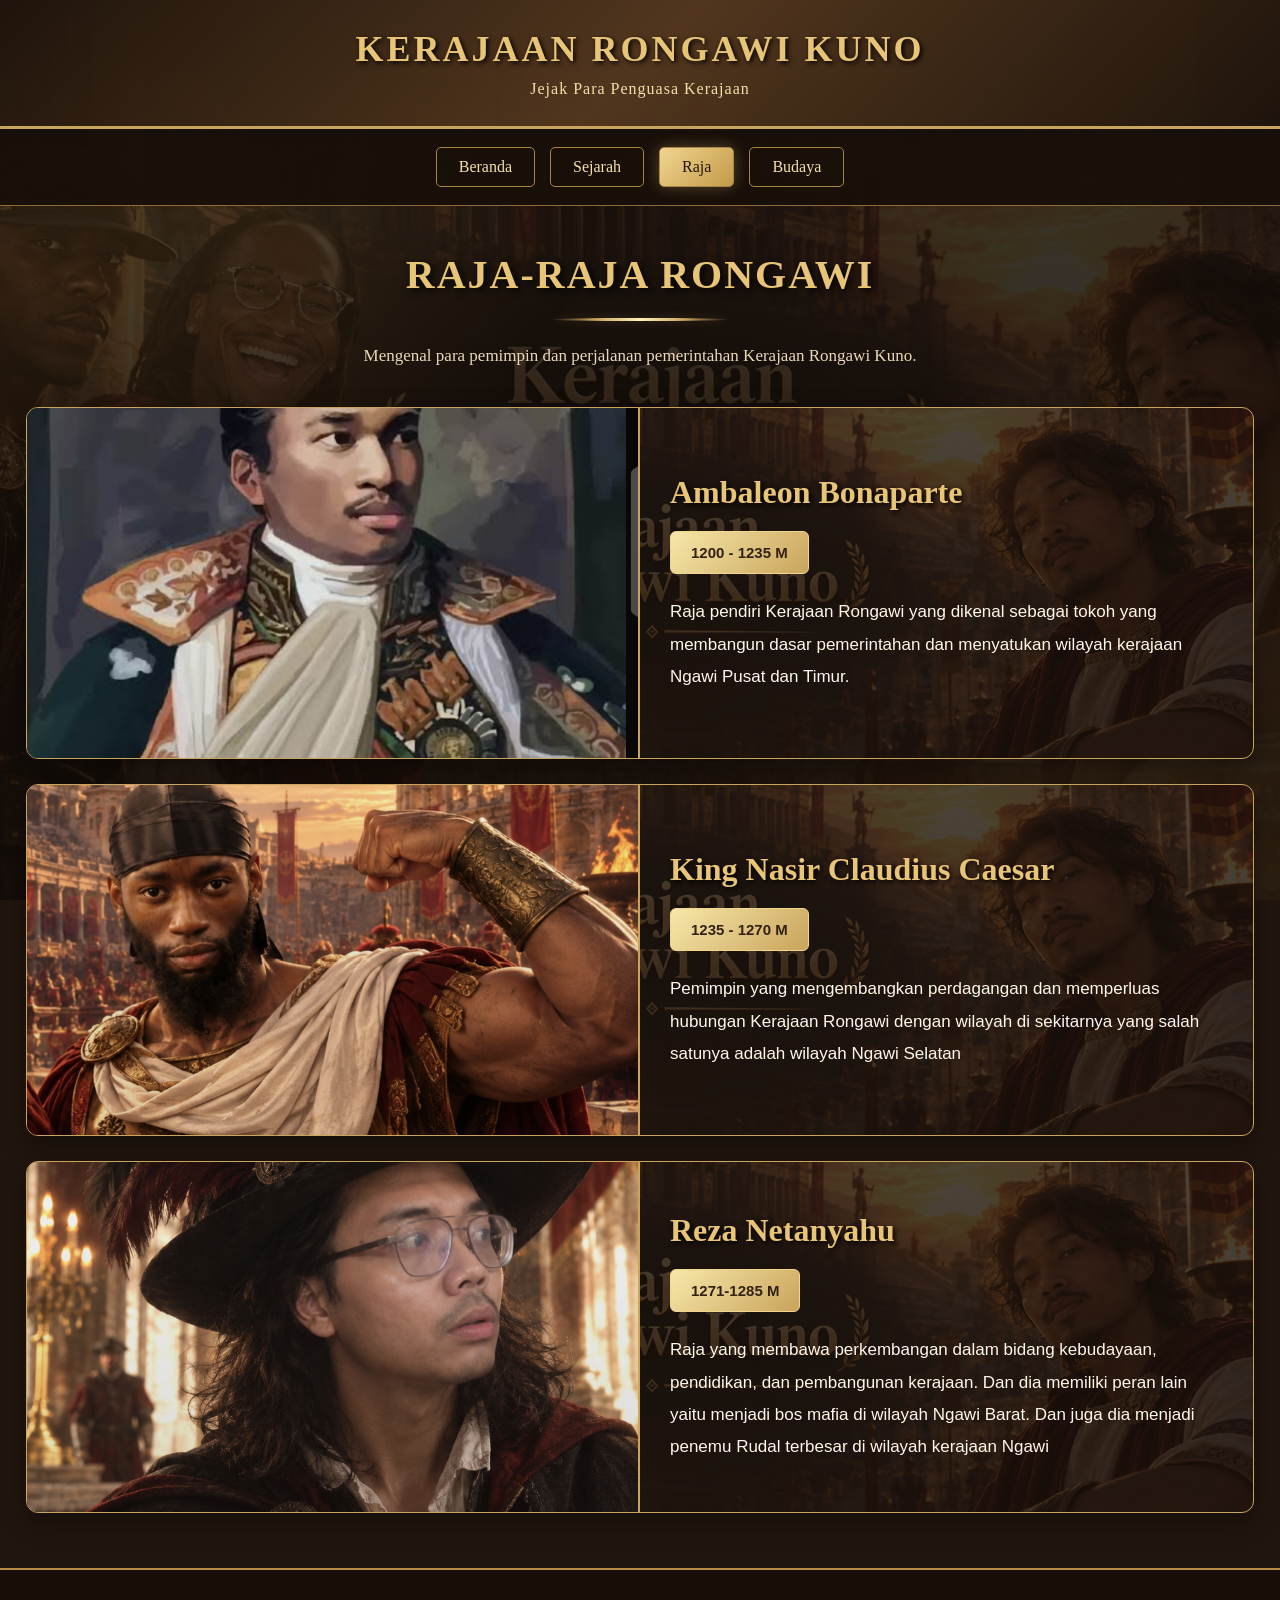
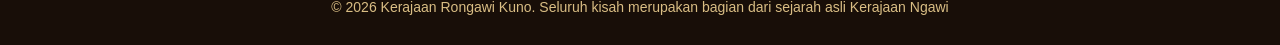
<file: raja.html>
<!DOCTYPE html>
<html lang="id">
<head>
    <meta charset="UTF-8">
    <meta name="viewport" content="width=device-width, initial-scale=1.0">

    <title>Raja-Raja Rongawi Kuno</title>

    <link rel="stylesheet" href="style.css">
</head>

<body class="halaman-raja">

    <!-- HEADER -->
    <header class="header-kerajaan">
        <h1>KERAJAAN RONGAWI KUNO</h1>
        <p>Jejak Para Penguasa Kerajaan</p>
    </header>

    <!-- NAVIGASI -->
    <nav class="navigasi-kerajaan">
        <a href="index.html">Beranda</a>
        <a href="sejarah.html">Sejarah</a>
        <a href="raja.html" class="aktif">Raja</a>
        <a href="budaya.html">Budaya</a>
    </nav>

    <!-- JUDUL -->
    <section class="judul-halaman">
        <h2>RAJA-RAJA RONGAWI</h2>

        <div class="garis-emas"></div>

        <p>
            Mengenal para pemimpin dan perjalanan
            pemerintahan Kerajaan Rongawi Kuno.
        </p>
    </section>

    <!-- DAFTAR RAJA -->
    <main class="daftar-raja">

        <!-- RAJA PERTAMA -->
        <article class="raja-card">

            <div class="raja-image raja1"></div>

            <div class="raja-info">

                <h3>Ambaleon Bonaparte</h3>

                <span class="masa-pemerintahan">
                    1200 - 1235 M
                </span>

                <p>
                    Raja pendiri Kerajaan Rongawi yang dikenal
                    sebagai tokoh yang membangun dasar
                    pemerintahan dan menyatukan wilayah
                    kerajaan Ngawi Pusat dan Timur.
                </p>

            </div>

        </article>

        <!-- RAJA KEDUA -->
        <article class="raja-card">

            <div class="raja-image raja2"></div>

            <div class="raja-info">

                <h3>King Nasir Claudius Caesar</h3>

                <span class="masa-pemerintahan">
                    1235 - 1270 M
                </span>

                <p>
                    Pemimpin yang mengembangkan perdagangan dan
                    memperluas hubungan Kerajaan Rongawi dengan
                    wilayah di sekitarnya yang salah satunya adalah 
                    wilayah Ngawi Selatan

                </p>

            </div>

        </article>

        <!-- RAJA KETIGA -->
        <article class="raja-card">

            <div class="raja-image raja3"></div>

            <div class="raja-info">

                <h3>Reza Netanyahu</h3>

                <span class="masa-pemerintahan">
                    1271-1285 M
                </span>

                <p>
                    Raja yang membawa perkembangan dalam bidang
                    kebudayaan, pendidikan, dan pembangunan kerajaan.
                    Dan dia memiliki peran lain yaitu menjadi bos mafia 
                    di wilayah Ngawi Barat. Dan juga dia menjadi penemu
                    Rudal terbesar di wilayah kerajaan Ngawi

                </p>

            </div>

        </article>

    </main>

    <!-- FOOTER -->
    <footer class="footer-kerajaan">
        <p>
            &copy; 2026 Kerajaan Rongawi Kuno.
            Seluruh kisah merupakan bagian dari sejarah asli Kerajaan Ngawi
        </p>
    </footer>

</body>
</html>
</file>
<file: style.css>
/* =========================
   BERANDA UTAMA
========================= */

.hero {
    min-height: 100vh;

    background:
        linear-gradient(
            rgba(25, 16, 8, 0.70),
            rgba(25, 16, 8, 0.88)
        ),
        url("foto\ beranda.png");

    background-size: cover;
    background-position: center;
    background-repeat: no-repeat;

    display: flex;
    align-items: center;
    justify-content: center;

    text-align: center;

    padding: 120px 7% 60px;
}


.hero-content {
    width: 100%;
    max-width: 1000px;

    color: white;
}


.hero-label {
    color: #d9ad5b;

    font-family: Arial, sans-serif;

    font-size: 14px;

    letter-spacing: 5px;

    margin-bottom: 20px;
}


.hero h1 {
    font-size: clamp(50px, 8vw, 90px);

    line-height: 0.95;

    margin: 0 0 25px;
}


.hero h1 span {
    display: block;

    color: #d9ad5b;
}


.hero-description {
    max-width: 650px;

    margin: 0 auto 35px;

    color: #eeeeee;

    font-family: Arial, sans-serif;

    font-size: 17px;

    line-height: 1.7;
}


/* JUDUL PILIHAN */

.explore-title {
    color: #d9ad5b;

    font-family: Arial, sans-serif;

    font-size: 13px;

    letter-spacing: 3px;

    margin-bottom: 20px;
}


/* CONTAINER PILIHAN */

.explore-buttons {

    display: flex;

    justify-content: center;

    gap: 20px;

    flex-wrap: wrap;
}


/* KARTU PILIHAN */

.explore-button {

    width: 200px;
    min-height: 160px;

    padding: 25px 20px;

    display: flex;

    flex-direction: column;

    justify-content: center;

    align-items: center;

    text-align: center;

    background: rgba(45, 33, 24, 0.90);

    border: 1px solid #80633c;

    color: white;

    text-decoration: none;

    border-radius: 5px;

    transition: 0.3s;
}


.explore-button:hover {

    transform: translateY(-8px);

    border-color: #d9ad5b;

    background: rgba(70, 50, 32, 0.95);

    box-shadow: 0 10px 30px rgba(0, 0, 0, 0.3);
}


.explore-icon {

    font-size: 42px;

    margin-bottom: 10px;
}


.explore-button h3 {

    color: #d9ad5b;

    font-size: 23px;

    margin: 5px 0 8px;
}


.explore-button p {

    color: #cccccc;

    font-family: Arial, sans-serif;

    font-size: 13px;

    margin: 0;

    line-height: 1.5;
}


/* FOOTER */

footer {

    background: #17100b;

    color: #aaa;

    text-align: center;

    padding: 30px 20px;

    font-family: Arial, sans-serif;

    font-size: 13px;
}


/* RESPONSIVE */

@media (max-width: 700px) {

    .hero {
        padding: 110px 20px 50px;
    }

    .hero h1 {
        font-size: 50px;
    }

    .hero-description {
        font-size: 15px;
    }

    .explore-buttons {
        flex-direction: column;

        align-items: center;
    }

    .explore-button {
        width: 90%;
        max-width: 350px;
    }

}

/* =========================
   HALAMAN SEJARAH
========================= */


/* HEADER SEJARAH */

.sejarah-header {

    min-height: 70vh;

    background:
        linear-gradient(
            rgba(25, 16, 8, 0.60),
            rgba(25, 16, 8, 0.85)
        ),
        url("tampilan\ Sejarah.png");

    background-size: cover;

    background-position: center;

    background-repeat: no-repeat;

    display: flex;

    align-items: center;

    justify-content: center;

    text-align: center;

    padding: 100px 7%;

    color: white;
}


.sejarah-header-content {

    max-width: 850px;

}


.sejarah-header-content > p:first-child {

    color: #d9ad5b;

    font-family: Arial, sans-serif;

    font-size: 13px;

    letter-spacing: 5px;

    margin-bottom: 20px;

}


.sejarah-header h1 {

    font-size: clamp(50px, 8vw, 90px);

    line-height: 0.95;

    margin: 0 0 25px;

}


.sejarah-header h1 span {

    display: block;

    color: #d9ad5b;

}


.header-description {

    max-width: 650px;

    margin: auto;

    color: #eeeeee;

    font-family: Arial, sans-serif;

    font-size: 17px;

    line-height: 1.7;

}



/* =========================
   ISI SEJARAH
========================= */

.sejarah-page {

    background: #f5efe2;

    padding: 100px 8%;

}


.sejarah-section {

    max-width: 1000px;

    margin: 0 auto 100px;

    display: grid;

    grid-template-columns: 100px 1fr;

    gap: 40px;

    align-items: start;

}


.sejarah-section.reverse {

    grid-template-columns: 100px 1fr;

}


.sejarah-number {

    width: 75px;

    height: 75px;

    border-radius: 50%;

    background: #b8863b;

    color: white;

    display: flex;

    align-items: center;

    justify-content: center;

    font-family: Arial, sans-serif;

    font-size: 18px;

    font-weight: bold;

}


.sejarah-content {

    border-left: 2px solid #d2b27a;

    padding-left: 35px;

}


.section-label {

    color: #b8863b;

    font-family: Arial, sans-serif;

    font-size: 13px;

    letter-spacing: 3px;

    margin-bottom: 10px;

}


.sejarah-content h2 {

    color: #2d2118;

    font-size: 38px;

    margin-bottom: 20px;

}


.sejarah-content p:not(.section-label) {

    color: #594a3c;

    font-family: Arial, sans-serif;

    font-size: 16px;

    line-height: 1.8;

    margin-bottom: 18px;

}



/* =========================
   KESIMPULAN
========================= */

.sejarah-conclusion {

    max-width: 850px;

    margin: 20px auto 0;

    padding: 60px 50px;

    background: #2d2118;

    color: white;

    text-align: center;

    border-radius: 5px;

}


.sejarah-conclusion > p:first-child {

    color: #d9ad5b;

    font-family: Arial, sans-serif;

    font-size: 13px;

    letter-spacing: 4px;

}


.sejarah-conclusion h2 {

    font-size: 38px;

    margin: 15px 0 20px;

}


.sejarah-conclusion p:last-child {

    color: #d0d0d0;

    font-family: Arial, sans-serif;

    line-height: 1.8;

}



/* =========================
   RESPONSIVE
========================= */

@media (max-width: 700px) {

    .sejarah-header {

        min-height: 60vh;

        padding: 100px 20px 60px;

    }


    .sejarah-header h1 {

        font-size: 50px;

    }


    .sejarah-page {

        padding: 70px 7%;

    }


    .sejarah-section {

        grid-template-columns: 1fr;

        gap: 20px;

        margin-bottom: 70px;

    }


    .sejarah-number {

        width: 60px;

        height: 60px;

    }


    .sejarah-content {

        border-left: none;

        border-top: 2px solid #d2b27a;

        padding-left: 0;

        padding-top: 25px;

    }


    .sejarah-content h2 {

        font-size: 30px;

    }


    .sejarah-conclusion {

        padding: 40px 25px;

    }


    .sejarah-conclusion h2 {

        font-size: 30px;

    }

}

/* ==========================================
   1. PENGATURAN DASAR
========================================== */

* {
    margin: 0;
    padding: 0;
    box-sizing: border-box;
}

html {
    scroll-behavior: smooth;
}

body {
    min-height: 100vh;

    font-family: "Times New Roman", serif;

    color: #f5ead5;

    background-color: #21160e;

    background-image:
        linear-gradient(
            rgba(20, 13, 8, 0.82),
            rgba(20, 13, 8, 0.91)
        ),
        url("Kerajaan Rongawi Kuno.png");

    background-size: cover;
    background-position: center;
    background-attachment: fixed;
    background-repeat: no-repeat;
}


/* ==========================================
   2. EFEK CAHAYA DAN GRAFIK DEKORATIF
========================================== */

body::before {
    content: "";

    position: fixed;
    inset: 0;

    pointer-events: none;

    background:
        radial-gradient(
            circle at 10% 10%,
            rgba(218, 165, 75, 0.16),
            transparent 35%
        ),
        radial-gradient(
            circle at 90% 90%,
            rgba(184, 134, 56, 0.12),
            transparent 35%
        );

    z-index: -1;
}


/* ==========================================
   3. HEADER KERAJAAN
========================================== */

.header-kerajaan {
    padding: 28px 20px;

    text-align: center;

    background:
        linear-gradient(
            135deg,
            rgba(31, 20, 12, 0.98),
            rgba(83, 55, 30, 0.96),
            rgba(31, 20, 12, 0.98)
        );

    border-bottom: 3px solid #c9a45c;

    box-shadow:
        0 5px 20px rgba(0, 0, 0, 0.45);
}

.header-kerajaan h1 {
    color: #e8c477;

    font-size: clamp(24px, 4vw, 36px);

    letter-spacing: 3px;

    text-shadow:
        2px 2px 5px #000;
}

.header-kerajaan p {
    margin-top: 10px;

    color: #f5dfaa;

    font-size: 16px;

    letter-spacing: 1px;
}


/* ==========================================
   4. NAVIGASI
========================================== */

.navigasi-kerajaan {
    display: flex;

    justify-content: center;
    align-items: center;

    flex-wrap: wrap;

    gap: 15px;

    padding: 18px;

    background: rgba(24, 15, 9, 0.94);

    border-bottom: 1px solid #8c6b35;
}

.navigasi-kerajaan a {
    color: #f5dfaa;

    text-decoration: none;

    padding: 10px 22px;

    border: 1px solid #a78345;

    border-radius: 5px;

    transition: 0.3s ease;
}

.navigasi-kerajaan a:hover,
.navigasi-kerajaan a.aktif {
    color: #21150d;

    background: linear-gradient(
        135deg,
        #f0d58e,
        #c49a4a
    );

    box-shadow:
        0 0 15px rgba(232, 196, 119, 0.3);
}


/* ==========================================
   5. JUDUL HALAMAN
========================================== */

.judul-halaman {
    text-align: center;

    padding: 45px 20px 35px;
}

.judul-halaman h2 {
    color: #e8c477;

    font-size: clamp(28px, 4vw, 40px);

    letter-spacing: 2px;

    text-shadow:
        3px 3px 8px #000;
}

.judul-halaman p {
    max-width: 750px;

    margin: 16px auto 0;

    color: #ead9b9;

    font-size: 17px;

    line-height: 1.8;
}


/* ==========================================
   6. GARIS EMAS DEKORATIF
========================================== */

.garis-emas {
    width: 180px;

    height: 3px;

    margin: 20px auto;

    background: linear-gradient(
        to right,
        transparent,
        #c9a45c,
        #fff0bd,
        #c9a45c,
        transparent
    );

    border-radius: 50%;

    box-shadow:
        0 0 10px rgba(232, 196, 119, 0.25);
}


/* ==========================================
   7. HALAMAN RAJA
========================================== */

.daftar-raja {
    width: 100%;

    padding: 0 0 30px;
}

.raja-card {
    display: grid;

    grid-template-columns: minmax(0, 1fr) minmax(0, 1fr);

    align-items: stretch;

    width: 96%;
    max-width: 1400px;

    margin: 0 auto 25px;

    overflow: hidden;

    background:
        linear-gradient(
            rgba(25, 16, 10, 0.78),
            rgba(25, 16, 10, 0.86)
        ),
        url("Kerajaan Rongawi Kuno.png");

    background-size: cover;
    background-position: center;

    border: 1px solid #c9a45c;

    border-radius: 12px;

    box-shadow:
        0 8px 25px rgba(0, 0, 0, 0.4);

    transition:
        box-shadow 0.3s ease,
        border-color 0.3s ease;
}

.raja-card:hover {
    border-color: #f3d58b;

    box-shadow:
        0 10px 28px rgba(201, 164, 92, 0.18);
}


/* ==========================================
   8. GAMBAR RAJA
   Setiap gambar menggunakan kelas tersendiri
========================================== */

.raja-image {
    width: 100%;

    height: 350px;

    min-height: 0;

    background-size: cover;
    background-position: center;
    background-repeat: no-repeat;

    border-right: 2px solid #c9a45c;

    border-bottom: none;
}


/* GAMBAR RAJA PERTAMA */

.raja-image.raja1 {
    background-image:
        linear-gradient(
            rgba(25, 16, 8, 0.05),
            rgba(25, 16, 8, 0.15)
        ),
        url("ambaleon.jpg");
}


/* GAMBAR RAJA KEDUA */

.raja-image.raja2 {
    background-image:
        linear-gradient(
            rgba(25, 16, 8, 0.05),
            rgba(25, 16, 8, 0.15)
        ),
        url("Nasir\ claudius.jpg");
}


/* GAMBAR RAJA KETIGA */

.raja-image.raja3 {
    background-image:
        linear-gradient(
            rgba(25, 16, 8, 0.05),
            rgba(25, 16, 8, 0.15)
        ),
        url("Reza\ netanyahu.png");
}


/* ==========================================
   9. INFORMASI RAJA
========================================== */

.raja-info {
    display: flex;

    flex-direction: column;

    justify-content: center;
    align-items: flex-start;

    min-width: 0;

    padding: 28px 30px;
}

.raja-info h3 {
    color: #e8c477;

    font-family: "Times New Roman", serif;

    font-size: clamp(23px, 3vw, 32px);

    line-height: 1.3;

    margin: 0 0 18px;

    text-shadow:
        2px 2px 5px #000;
}

.masa-pemerintahan {
    display: inline-block;

    padding: 12px 20px;

    margin-bottom: 22px;

    background: linear-gradient(
        135deg,
        #f7e7a9,
        #c9a45c
    );

    color: #332213;

    border: 1px solid #f3d58b;

    border-radius: 6px;

    font-family: Arial, sans-serif;

    font-weight: bold;

    font-size: 15px;
}

.raja-info p {
    color: #fff8e9;

    font-family: Arial, sans-serif;

    font-size: 17px;

    line-height: 1.9;

    margin: 0;
}


/* ==========================================
   10. HALAMAN BUDAYA
========================================== */

.daftar-budaya {
    display: grid;

    grid-template-columns:
        repeat(auto-fit, minmax(260px, 1fr));

    gap: 25px;

    width: 94%;
    max-width: 1400px;

    margin: 0 auto 45px;
}


/* ==========================================
   11. KARTU BUDAYA
========================================== */

.budaya-card {
    min-width: 0;

    overflow: hidden;

    background:
        linear-gradient(
            145deg,
            rgba(70, 46, 27, 0.96),
            rgba(35, 23, 15, 0.98)
        );

    border: 1px solid #b58a45;

    border-radius: 12px;

    box-shadow:
        0 8px 25px rgba(0, 0, 0, 0.4);

    transition:
        transform 0.3s ease,
        box-shadow 0.3s ease;
}

.budaya-card:hover {
    transform: translateY(-6px);

    box-shadow:
        0 12px 28px rgba(201, 164, 92, 0.2);
}


/* ==========================================
   12. GAMBAR BUDAYA
   Setiap bagian memiliki gambar sendiri
========================================== */

.budaya-image {
    width: 100%;

    height: 230px;

    background-size: cover;
    background-position: center;
    background-repeat: no-repeat;

    border-bottom: 2px solid #c9a45c;
}


/* GAMBAR ARSITEKTUR */

.budaya-image.arsitektur {
    background-image:
        linear-gradient(
            rgba(25, 16, 8, 0.05),
            rgba(25, 16, 8, 0.15)
        ),
        url("images/arsitektur.jpg");
}


/* GAMBAR KESENIAN */

.budaya-image.kesenian {
    background-image:
        linear-gradient(
            rgba(25, 16, 8, 0.05),
            rgba(25, 16, 8, 0.15)
        ),
        url("images/kesenian.jpg");
}


/* GAMBAR PAKAIAN */

.budaya-image.pakaian {
    background-image:
        linear-gradient(
            rgba(25, 16, 8, 0.05),
            rgba(25, 16, 8, 0.15)
        ),
        url("images/pakaian.jpg");
}


/* GAMBAR TRADISI */

.budaya-image.tradisi {
    background-image:
        linear-gradient(
            rgba(25, 16, 8, 0.05),
            rgba(25, 16, 8, 0.15)
        ),
        url("bahlil\ terang.jpeg");
}


/* GAMBAR KEPAHLAWANAN */

.budaya-image.kepahlawanan {
    background-image:
        linear-gradient(
            rgba(25, 16, 8, 0.05),
            rgba(25, 16, 8, 0.15)
        ),
        url("images/kepahlawanan.jpg");
}


/* ==========================================
   13. INFORMASI BUDAYA
========================================== */

.budaya-info {
    padding: 22px;
}

.budaya-info h3 {
    color: #e8c477;

    font-size: 25px;

    margin-bottom: 15px;

    text-shadow:
        2px 2px 4px #000;
}

.budaya-info p {
    color: #f0e2ca;

    font-family: Arial, sans-serif;

    font-size: 16px;

    line-height: 1.8;
}


/* ==========================================
   14. FOOTER
========================================== */

.footer-kerajaan {
    padding: 25px 20px;

    text-align: center;

    background: rgba(24, 15, 9, 0.96);

    color: #d9bd84;

    border-top: 2px solid #b58a45;

    font-size: 14px;

    line-height: 1.8;
}


/* ==========================================
   15. RESPONSIVE UNTUK TABLET DAN HP
========================================== */

@media (max-width: 700px) {

    .header-kerajaan h1 {
        letter-spacing: 1px;
    }

    .navigasi-kerajaan {
        gap: 8px;
        padding: 14px 8px;
    }

    .navigasi-kerajaan a {
        padding: 9px 13px;
    }

    .judul-halaman {
        padding: 35px 18px 28px;
    }

    /* KARTU RAJA BERUBAH MENJADI VERTIKAL */

    .raja-card {
        grid-template-columns: minmax(0, 1fr);
    }

    .raja-image {
        height: 260px;

        border-right: none;

        border-bottom: 2px solid #c9a45c;
    }

    .raja-info {
        padding: 22px;
    }

    .raja-info h3 {
        font-size: 25px;
    }

    .raja-info p {
        font-size: 15px;
    }

    /* KARTU BUDAYA */

    .daftar-budaya {
        grid-template-columns: 1fr;

        width: 92%;

        gap: 22px;
    }

    .budaya-image {
        height: 240px;
    }
}
</file>
